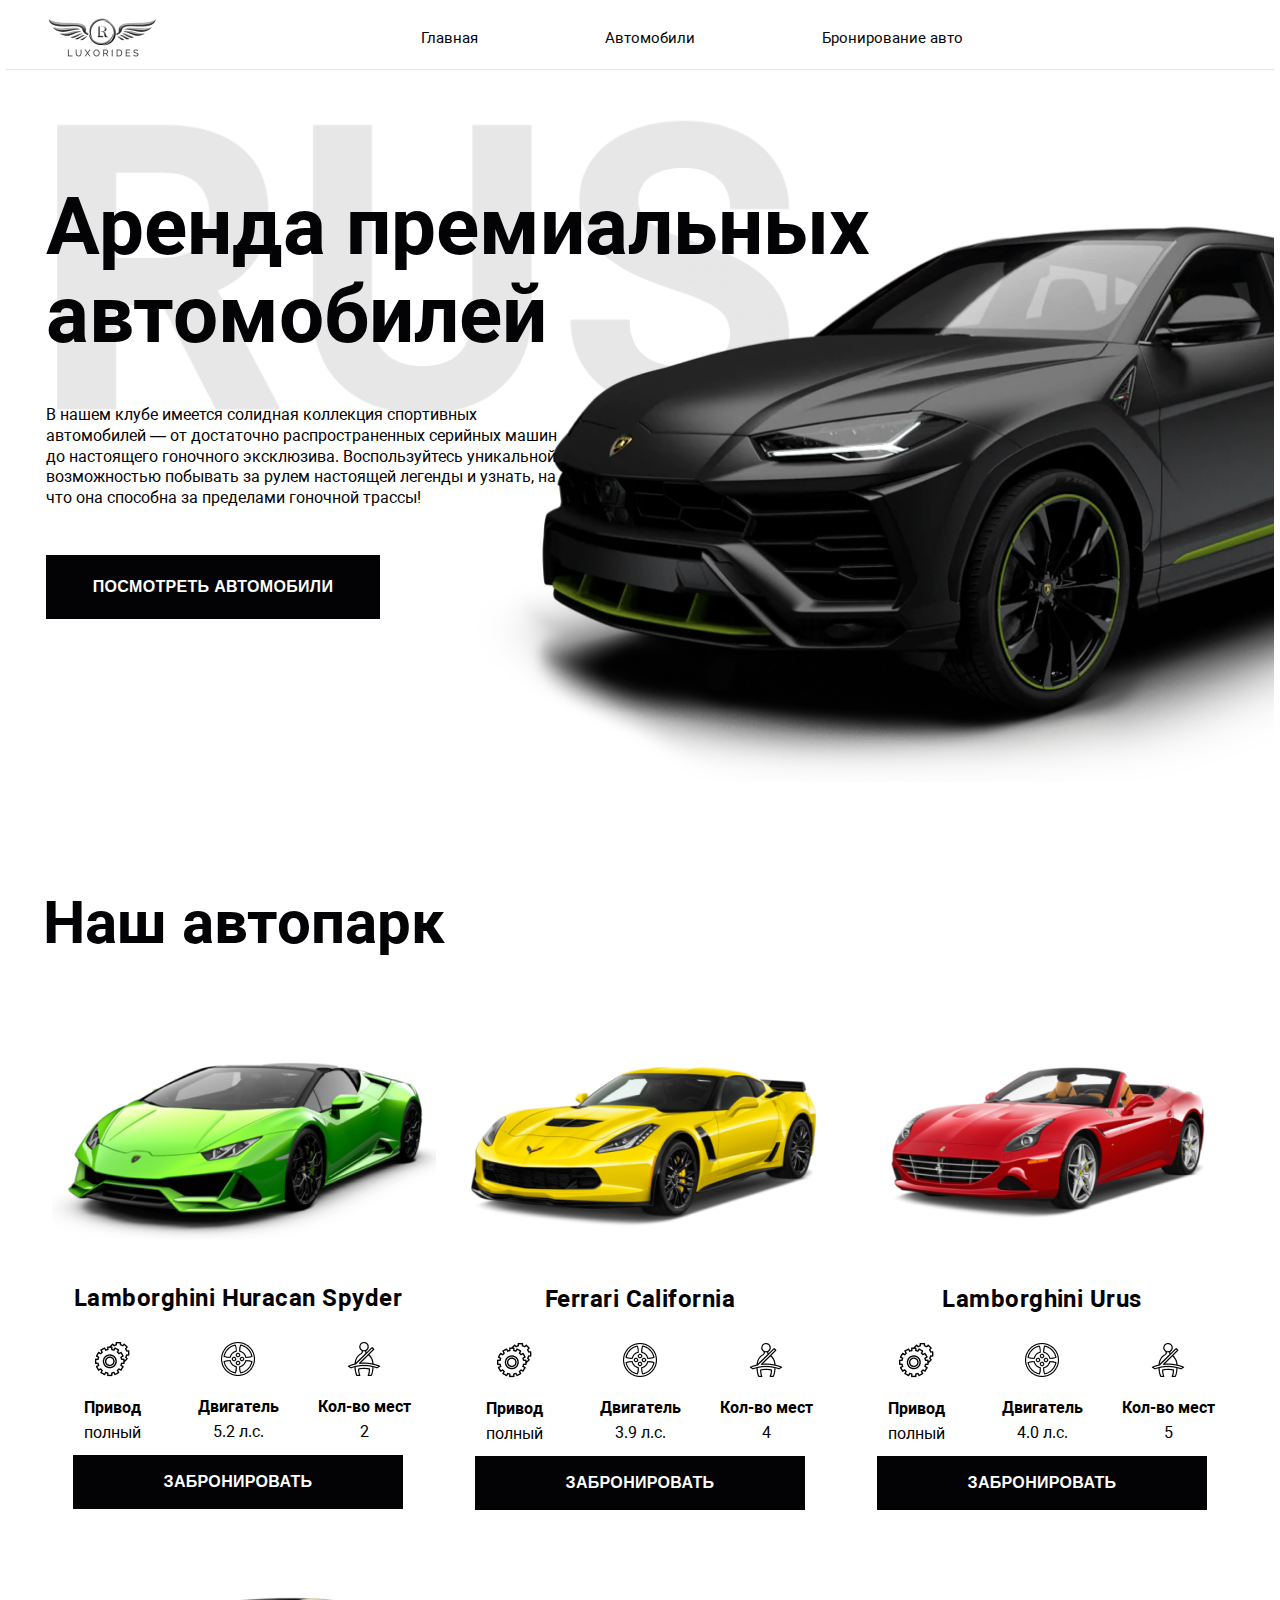
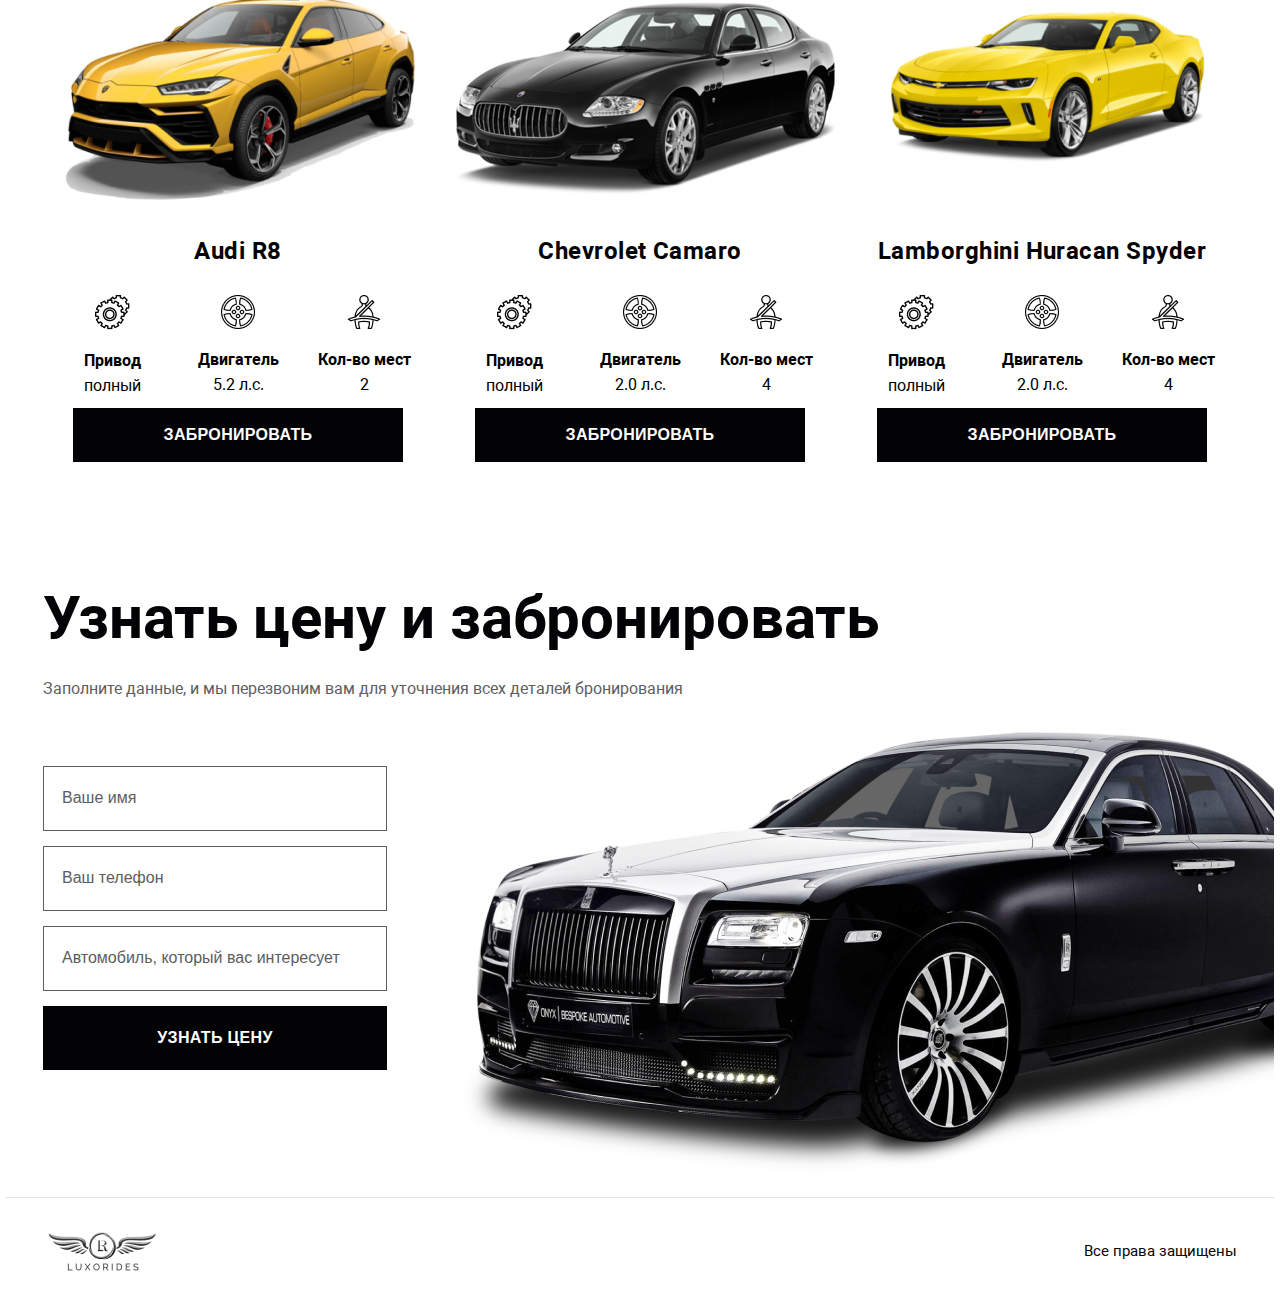
<file: index.html>
<!DOCTYPE html>
<html lang="en">
<head>
    <meta charset="UTF-8">
    <meta http-equiv="X-UA-Compatible" content="IE=edge">
    <meta name="viewport" content="width=device-width, initial-scale=1.0">
    <title>Аренда автомобилей</title>
</head>
<link rel="stylesheet" href="style.css">
<body>
    <header class="header">
<div class="div container">
    <div class="logo">
<img src="img/logo-1.png" alt="logo">
    </div>
    <nav class="menu">
        <ul>
            <li class="menu-item">
                <a href="#">Главная</a>
            </li>
            <li class="menu-item">
                <a href="#">Автомобили</a>
            </li>
            <li class="menu-item">
                <a href="#">Бронирование авто</a>
            </li>
        </ul>
    </nav>
</div>
    </header>
<section class="main">
<div class="container">
    
    <div class="div main-info">
        <h1 class="main-title">Аренда премиальных автомобилей</h1>
        <div class="div main-text">
            В нашем клубе имеется солидная коллекция спортивных автомобилей — от достаточно распространенных серийных машин до настоящего гоночного эксклюзива. Воспользуйтесь уникальной возможностью побывать за рулем настоящей легенды и узнать, на что она способна за пределами гоночной трассы!
        </div>
        <div class="main-action">
            <button class="button" id="main-action">Посмотреть автомобили</button>
        </div>
    </div>
</div>
</section>

<section class="car" id="cars">
<div class="container">
    <h2 class="sub-title">Наш автопарк</h2>
<div class="car-items"> 
    <div class="car-item">
            <div class="car-item-image">
                <img src="img/1.png" alt="Lamborghini Huracan Spyder">
            </div>
            <div class="car-item-title">Lamborghini Huracan Spyder</div>
    <div class="car-item-info">
                <div class="car-item-point">
                    <img src="img/gear.png" alt="gear">
                    <div>Привод</div>
                    <div>полный</div>
                </div>
                <div class="car-item-point">
                        <img src="img/wheel.png" alt="wheel">
                        <div>Двигатель</div>
                        <div>5.2 л.с.</div>
                    </div>
                <div class="car-item-point">
                    <img src="img/belt.png" alt="Belt">
                    <div>Кол-во мест</div>
                    <div>2</div>
                </div>
    </div>
<div class="car-item-action">
    <button class="button car-button">Зaбронировать</button></div>
    </div>


    <div class="car-item">
            <div class="car-item-image">
                <img src="img/2.png" alt="Ferrari California">
            </div>
            <div class="car-item-title">Ferrari California</div>
    <div class="car-item-info">
                <div class="car-item-point">
                    <img src="img/gear.png" alt="gear">
                    <div>Привод</div>
                    <div>полный</div>
                </div>
                <div class="car-item-point">
                        <img src="img/wheel.png" alt="wheel">
                        <div>Двигатель</div>
                        <div>3.9 л.с.</div>
                    </div>
                <div class="car-item-point">
                    <img src="img/belt.png" alt="Belt">
                    <div>Кол-во мест</div>
                    <div>4</div>
                </div>
    </div>
<div class="car-item-action">
    <button class="button car-button">Зaбронировать</button></div>
    </div>

    <div class="car-item">
            <div class="car-item-image">
                <img src="img/3.png" alt="Lamborghini Urus">
            </div>
            <div class="car-item-title">Lamborghini Urus</div>
    <div class="car-item-info">
                <div class="car-item-point">
                    <img src="img/gear.png" alt="gear">
                    <div>Привод</div>
                    <div>полный</div>
                </div>
                <div class="car-item-point">
                        <img src="img/wheel.png" alt="wheel">
                        <div>Двигатель</div>
                        <div>4.0 л.с.</div>
                    </div>
                <div class="car-item-point">
                    <img src="img/belt.png" alt="Belt">
                    <div>Кол-во мест</div>
                    <div>5</div>
                </div>
    </div>
<div class="car-item-action">
    <button class="button car-button">Зaбронировать</button></div>
    </div>
    <div class="car-item">
        <div class="car-item-image">
            <img src="img/4.png" alt="Audi R8">
        </div>
        <div class="car-item-title">Audi R8</div>
<div class="car-item-info">
            <div class="car-item-point">
                <img src="img/gear.png" alt="gear">
                <div>Привод</div>
                <div>полный</div>
            </div>
            <div class="car-item-point">
                    <img src="img/wheel.png" alt="wheel">
                    <div>Двигатель</div>
                    <div>5.2 л.с.</div>
                </div>
            <div class="car-item-point">
                <img src="img/belt.png" alt="Belt">
                <div>Кол-во мест</div>
                <div>2</div>
            </div>
</div>
<div class="car-item-action">
<button class="button car-button">Зaбронировать</button></div>
</div>
<div class="car-item">
    <div class="car-item-image">
        <img src="img/7.png" alt="Chevrolet Camaro">
    </div>
    <div class="car-item-title">Chevrolet Camaro</div>
<div class="car-item-info">
        <div class="car-item-point">
            <img src="img/gear.png" alt="gear">
            <div>Привод</div>
            <div>полный</div>
        </div>
        <div class="car-item-point">
                <img src="img/wheel.png" alt="wheel">
                <div>Двигатель</div>
                <div>2.0 л.с.</div>
            </div>
        <div class="car-item-point">
            <img src="img/belt.png" alt="Belt">
            <div>Кол-во мест</div>
            <div>4</div>
        </div>
</div>
<div class="car-item-action">
<button class="button car-button">Зaбронировать</button></div>
</div>
<div class="car-item">
    <div class="car-item-image">
        <img src="img/6.png" alt="Lamborghini Huracan Spyder">
    </div>
    <div class="car-item-title">Lamborghini Huracan Spyder</div>
<div class="car-item-info">
        <div class="car-item-point">
            <img src="img/gear.png" alt="gear">
            <div>Привод</div>
            <div>полный</div>
        </div>
        <div class="car-item-point">
                <img src="img/wheel.png" alt="wheel">
                <div>Двигатель</div>
                <div>2.0 л.с.</div>
            </div>
        <div class="car-item-point">
            <img src="img/belt.png" alt="Belt">
            <div>Кол-во мест</div>
            <div>4</div>
        </div>
</div>
<div class="car-item-action">
<button class="button car-button">Зaбронировать</button></div>
</div>
</div>
</section>
<section class="price" id="price">
<div class="container">
    <h2 class="sub-title">Узнать цену и забронировать</h2>
    <div class="price-text">Заполните данные, и мы перезвоним вам для уточнения всех деталей бронирования</div>
    <form action="" class="price-form">
        <input type="text" class="price-input" id="name" placeholder="Ваше имя">
        <input type="text" class="price-input" id="phone" placeholder="Ваш телефон">
        <input type="text" class="price-input"  placeholder="Автомобиль, который вас интересует" id="car">
        <button class="button" type="button" id="price-action">Узнать цену</button>
    </form>
    <img src="img/rolls.png" alt="rolls" class="price-image">
</div>
</section>
<footer class="footer">
<div class="container">
    <div class="logo">
        <img src="img/logo-1.png" alt="logo">
            </div>
    <div class="rights">Все права защищены</div>
</div>
</footer>
<script src="js/scrip.js"></script>
</body>
</html>
</file>
<file: style.css>
* {
    padding: 3px;
    margin: 0;
}
@font-face {
    font-family: roboto;
    src: url(fonts/Roboto.ttf);
}
@font-face {
    font-family: roboto;
    src: url(fonts/Robotobold.ttf);
    font-weight: bold;
}
body {
    font-family: roboto, sans-serif;
}

.header {
    border-bottom: 1px solid #e5e5e5;
    padding: 25px, 0;
}
.container {
    max-width: 1200px;
    margin: 0 auto;
}
.header .container {
    display: flex;
    align-items: center;
}
.logo img {
  vertical-align: bottom;
}
.menu {
    margin-left: 244px;
}
.menu ul {
    list-style: none;
    display: flex;
}
.menu-item {
    margin-right: 115px;
}
.menu-item a {
Font-size: 15px;
color: #030305;
text-decoration: none;
}
.menu-item a:hover {
    border-bottom: 2px solid black;
    
}
.main {
    background-image: url(img/background-2.png);
    background-position: center;
    background-size: cover;
    padding: 104px 0 154px 0;
}
.main-info {
max-width: 855px;
}
.main-title {
font-weight: bold;
Font-size: 80px;
Line-height: 110%;
color:#030305;
margin-bottom: 40px;
}
.main-text {
    font-size: 16px;
    line-height: 130%;
    color: #030305;
    margin-bottom: 40px;
    max-width: 520px;
}
.button {
padding: 20px;
width: 334px;
height: 64px;
background: #030305;
border: 0;
box-sizing: border-box;
text-align: center;
font-weight: bold;
font-size: 16px;
letter-spacing: 0.02em;
text-transform: uppercase;
color: #ffffff;
transition: background-color .5s;
}
.button:hover {
    cursor: pointer;
    background: #575757;
}
.car {
    padding: 100px 0;
}
.sub-title {
    font-weight: bold;
    font-size: 60px;
    line-height: 70px;
    color: #030305;
    }
.car-items {
    display: flex;
    flex-wrap: wrap;
    align-items: center;
    justify-content: space-between;
}
.car-item {
    max-width: 384px;
    text-align: center;
    margin-top: 40px;
}
.car-item-image:hover img {
    transform: scale(1.1);
}
.car-item-image img {
    vertical-align: bottom;
    transition: all .3s;

}
.car-item-title {
    font-weight: bold;
    font-size: 24px;
    line-height: 150%;
    letter-spacing: 0.02em;
    color: #030305;
    padding: 15px 0 17px 0;
}
.car-item-info {
    display: flex;
    align-items: center;
    justify-content: center;
}
.car-item-point {
    width: 110px;
    height: 92px;
    margin: 0 7.5px ;
}
.car-item-point img {
    margin-bottom: 11px;
}
.car-item-action {
    margin-top: 15px;
}

.car-item-action .button {
    width: 330px;
    padding: 15px;
    height: 54px;
}
.car-item-point > div:nth-child(2) {
    font-weight: bold;
}
.price {
    overflow: hidden;
}
.price .container {
position: relative;
padding-bottom: 121px;
}
.price .sub-title {
    margin-bottom: 20px;
}
.price-text {
    font-size: 16px;
    line-height: 130%;
    color: #5d5d5f;
    margin-bottom: 60px;
}
.price-form {
max-width: 344px;
}
.price-input {
    padding: 22px 18px;
    width: 344px;
    height: 65px;
    background: #FFFFFF;
    border: 1px solid #5D5D5F;  
    box-sizing: border-box;
    font-size: 16px;
    color: #000000;
    outline: none;
    margin-bottom: 15px;
}
.price-input::placeholder {
    color: #5D5D5F;
}
.price .button {
    width: 100%;
}
.price-image {
    position: absolute;
    bottom: 0;
    left: 401px;
}
.footer {
    border-top: 1px solid #e5e5e5;
    padding: 25px 0;
}
.footer .container {
    display: flex;
    align-items: center;
    justify-content: space-between;
}
.rights {
font-size: 15px;
color: #030305;
}
</file>
